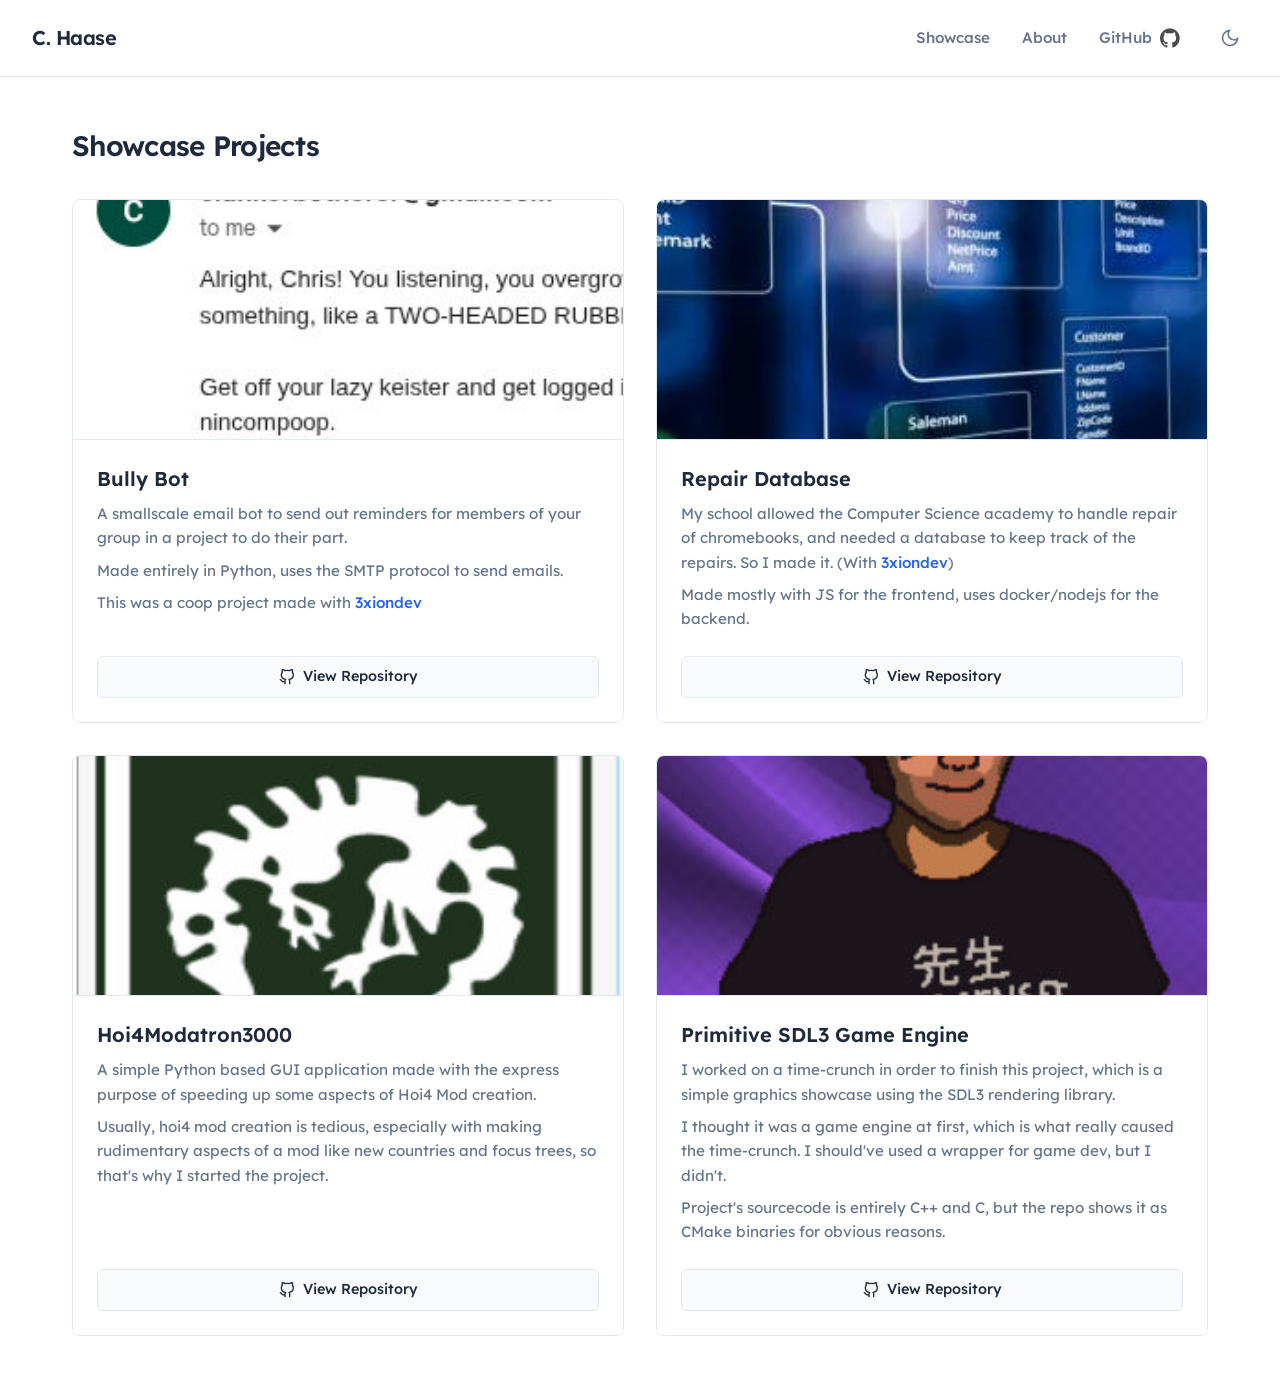
<file: index.html>
<!DOCTYPE html>
<html lang="en">
<head>
    <meta charset="UTF-8">
    <meta name="viewport" content="width=device-width, initial-scale=1.0">
    <title>chPortfolio</title>
    <link href="style.css" rel="stylesheet" type="text/css"/>
    <style>
        @import url('https://fonts.googleapis.com/css2?family=Lexend:wght@300;400;500;600;700&display=swap');
    </style>
    <script src="header.js" defer></script>
</head>
<body>
    <header class="navbar">
        <div class="brand">
            <h1>C. Haase</h1>
        </div>
        <nav class="nav-links">
            <span class="nav-item" id="home">Showcase</span>
            <span class="nav-item" id="about">About</span>
            <span class="nav-item" id="github">
                GitHub
                <img src="github-svgrepo-com.svg" alt="GitHub Logo" class="github-logo">
            </span>
            <button id="theme-toggle" class="theme-btn" aria-label="Toggle theme">
                <svg class="sun-icon" viewBox="0 0 24 24" fill="none" stroke="currentColor" stroke-width="2">
                    <circle cx="12" cy="12" r="5"></circle>
                    <line x1="12" y1="1" x2="12" y2="3"></line>
                    <line x1="12" y1="21" x2="12" y2="23"></line>
                    <line x1="4.22" y1="4.22" x2="5.64" y2="5.64"></line>
                    <line x1="18.36" y1="18.36" x2="19.78" y2="19.78"></line>
                    <line x1="1" y1="12" x2="3" y2="12"></line>
                    <line x1="21" y1="12" x2="23" y2="12"></line>
                    <line x1="4.22" y1="19.22" x2="5.64" y2="17.78"></line>
                    <line x1="18.36" y1="5.64" x2="19.78" y2="4.22"></line>
                </svg>
                <svg class="moon-icon" viewBox="0 0 24 24" fill="none" stroke="currentColor" stroke-width="2">
                    <path d="M21 12.79A9 9 0 1 1 11.21 3 7 7 0 0 0 21 12.79z"></path>
                </svg>
            </button>
        </nav>
    </header>

    <main class="portfolio-container">
        <h2 class="section-title">Showcase Projects</h2>
        
        <div class="project-grid">
            <div class="project-card">
                <div class="project-image-wrapper">
                    <img src="Bully-Bot.jpg" alt="Bully Bot Project Screenshot">
                </div>
                <div class="project-info">
                    <h2>Bully Bot</h2>
                    <h3>A smallscale email bot to send out reminders for members of your group in a project to do their part.</h3>
                    <h3>Made entirely in Python, uses the SMTP protocol to send emails.</h3>
                    <h3>This was a coop project made with <a class="project-link" href="https://github.com/3xionDev">3xiondev</a></h3>
                </div>
                <div class="project-actions">
                    <a href="https://github.com/3xiondev/bullybot" class="btn-github" target="_blank" rel="noopener noreferrer">
                        <svg class="btn-git-icon" viewBox="0 0 24 24" fill="none" stroke="currentColor" stroke-width="2" stroke-linecap="round" stroke-linejoin="round"><path d="M9 19c-5 1.5-5-2.5-7-3m14 6v-3.87a3.37 3.37 0 0 0-.94-2.61c3.14-.35 6.44-1.54 6.44-7A5.44 5.44 0 0 0 20 4.77 5.07 5.07 0 0 0 19.91 1S18.73.65 16 2.48a13.38 13.38 0 0 0-7 0C6.27.65 5.09 1 5.09 1A5.07 5.07 0 0 0 5 4.77a5.44 5.44 0 0 0-1.5 3.78c0 5.42 3.3 6.61 6.44 7A3.37 3.37 0 0 0 9 18.13V22"></path></svg>
                        View Repository
                    </a>
                </div>
            </div>

            <div class="project-card">
                <div class="project-image-wrapper">
                    <img src="database.jpg" alt="Repair Database Project Screenshot">
                </div>
                <div class="project-info">
                    <h2>Repair Database</h2>
                    <h3>My school allowed the Computer Science academy to handle repair of chromebooks, and needed a database to keep track of the repairs. So I made it. (With <a class="project-link" href="https://github.com/3xionDev">3xiondev</a>)</h3>
                    <h3>Made mostly with JS for the frontend, uses docker/nodejs for the backend.</h3>
                </div>
                <div class="project-actions">
                    <a href="https://github.com/ConfusedGMCST/MCSTRepairLogBook" class="btn-github" target="_blank" rel="noopener noreferrer">
                        <svg class="btn-git-icon" viewBox="0 0 24 24" fill="none" stroke="currentColor" stroke-width="2" stroke-linecap="round" stroke-linejoin="round"><path d="M9 19c-5 1.5-5-2.5-7-3m14 6v-3.87a3.37 3.37 0 0 0-.94-2.61c3.14-.35 6.44-1.54 6.44-7A5.44 5.44 0 0 0 20 4.77 5.07 5.07 0 0 0 19.91 1S18.73.65 16 2.48a13.38 13.38 0 0 0-7 0C6.27.65 5.09 1 5.09 1A5.07 5.07 0 0 0 5 4.77a5.44 5.44 0 0 0-1.5 3.78c0 5.42 3.3 6.61 6.44 7A3.37 3.37 0 0 0 9 18.13V22"></path></svg>
                        View Repository
                    </a>
                </div>
            </div>

            <div class="project-card">
                <div class="project-image-wrapper">
                    <img src="hoi4-modatron-300.jpg" alt="Hoi4Modatron3000 Project Screenshot">
                </div>
                <div class="project-info">
                    <h2>Hoi4Modatron3000</h2>
                    <h3>A simple Python based GUI application made with the express purpose of speeding up some aspects of Hoi4 Mod creation.</h3>
                    <h3>Usually, hoi4 mod creation is tedious, especially with making rudimentary aspects of a mod like new countries and focus trees, so that's why I started the project.</h3>
                </div>
                <div class="project-actions">
                    <a href="https://github.com/ConfusedGMCST/hoi4Modatron3000" class="btn-github" target="_blank" rel="noopener noreferrer">
                        <svg class="btn-git-icon" viewBox="0 0 24 24" fill="none" stroke="currentColor" stroke-width="2" stroke-linecap="round" stroke-linejoin="round"><path d="M9 19c-5 1.5-5-2.5-7-3m14 6v-3.87a3.37 3.37 0 0 0-.94-2.61c3.14-.35 6.44-1.54 6.44-7A5.44 5.44 0 0 0 20 4.77 5.07 5.07 0 0 0 19.91 1S18.73.65 16 2.48a13.38 13.38 0 0 0-7 0C6.27.65 5.09 1 5.09 1A5.07 5.07 0 0 0 5 4.77a5.44 5.44 0 0 0-1.5 3.78c0 5.42 3.3 6.61 6.44 7A3.37 3.37 0 0 0 9 18.13V22"></path></svg>
                        View Repository
                    </a>
                </div>
            </div>

            <div class="project-card">
                <div class="project-image-wrapper">
                    <img src="SDL3.jpg" alt="Primitive SDL3 Game Engine Screenshot">
                </div>
                <div class="project-info">
                    <h2>Primitive SDL3 Game Engine</h2>
                    <h3>I worked on a time-crunch in order to finish this project, which is a simple graphics showcase using the SDL3 rendering library.</h3>
                    <h3>I thought it was a game engine at first, which is what really caused the time-crunch. I should've used a wrapper for game dev, but I didn't.</h3>
                    <h3>Project's sourcecode is entirely C++ and C, but the repo shows it as CMake binaries for obvious reasons.</h3>
                </div>
                <div class="project-actions">
                    <a href="https://github.com/ConfusedGMCST/Longjohns" class="btn-github" target="_blank" rel="noopener noreferrer">
                        <svg class="btn-git-icon" viewBox="0 0 24 24" fill="none" stroke="currentColor" stroke-width="2" stroke-linecap="round" stroke-linejoin="round"><path d="M9 19c-5 1.5-5-2.5-7-3m14 6v-3.87a3.37 3.37 0 0 0-.94-2.61c3.14-.35 6.44-1.54 6.44-7A5.44 5.44 0 0 0 20 4.77 5.07 5.07 0 0 0 19.91 1S18.73.65 16 2.48a13.38 13.38 0 0 0-7 0C6.27.65 5.09 1 5.09 1A5.07 5.07 0 0 0 5 4.77a5.44 5.44 0 0 0-1.5 3.78c0 5.42 3.3 6.61 6.44 7A3.37 3.37 0 0 0 9 18.13V22"></path></svg>
                        View Repository
                    </a>
                </div>
            </div>
        </div>
    </main>

</body>
</html>
</file>
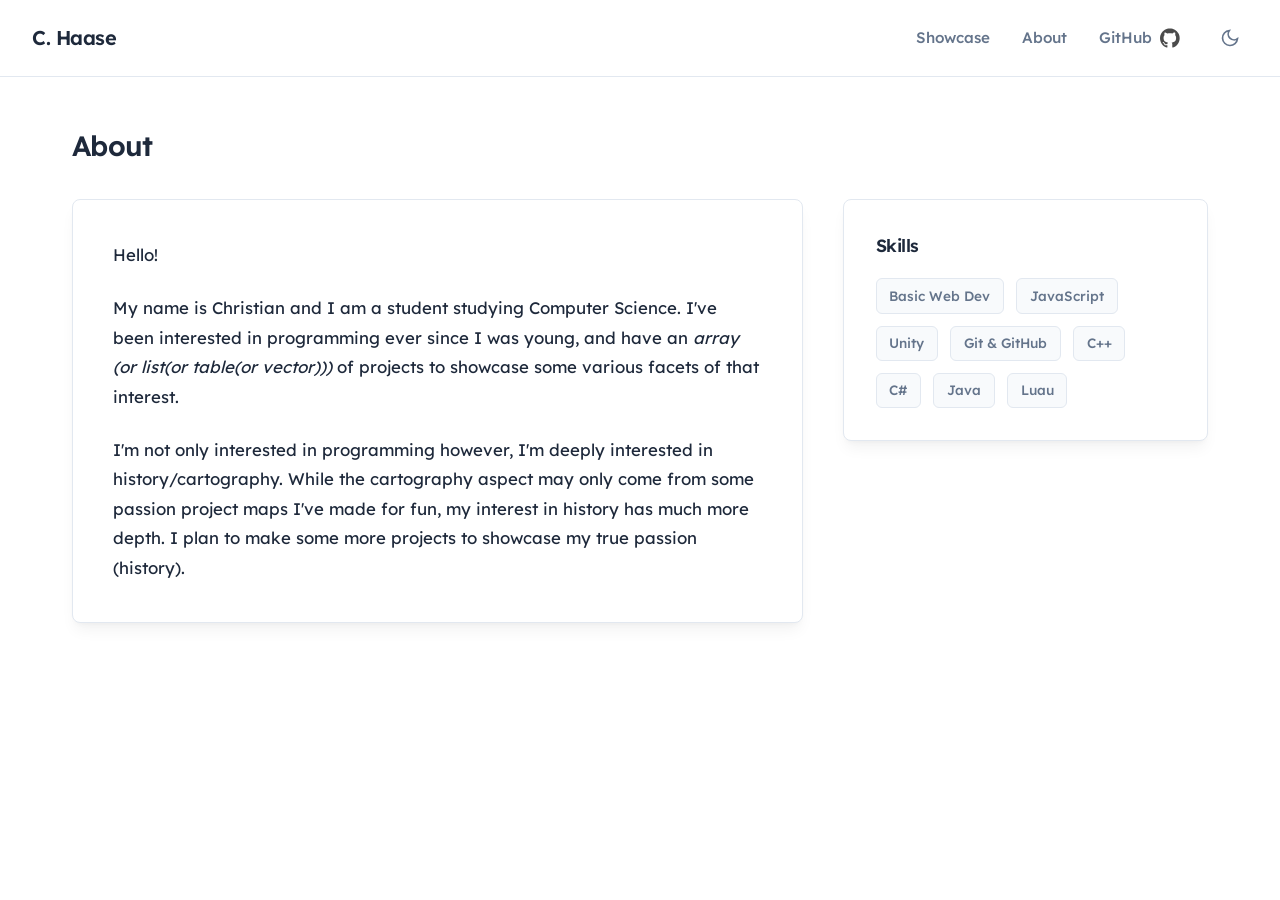
<file: about.html>
<!DOCTYPE html>
<html lang="en">
<head>
    <meta charset="UTF-8">
    <meta name="viewport" content="width=device-width, initial-scale=1.0">
    <title>chPortfolio - About</title>
    <link href="style.css" rel="stylesheet" type="text/css"/>
    <style>
        @import url('https://fonts.googleapis.com/css2?family=Lexend:wght@300;400;500;600;700&display=swap');
    </style>
    <script src="header.js" defer></script>
    <script src="about.js" defer></script>
</head>
<body>
    <header class="navbar">
        <div class="brand">
            <h1>C. Haase</h1>
        </div>
        <nav class="nav-links">
            <span class="nav-item" id="home">Showcase</span>
            <span class="nav-item" id="about">About</span>
            <span class="nav-item" id="github">
                GitHub
                <img src="github-svgrepo-com.svg" alt="GitHub Logo" class="github-logo">
            </span>
            <button id="theme-toggle" class="theme-btn" aria-label="Toggle theme">
                <svg class="sun-icon" viewBox="0 0 24 24" fill="none" stroke="currentColor" stroke-width="2">
                    <circle cx="12" cy="12" r="5"></circle>
                    <line x1="12" y1="1" x2="12" y2="3"></line>
                    <line x1="12" y1="21" x2="12" y2="23"></line>
                    <line x1="4.22" y1="4.22" x2="5.64" y2="5.64"></line>
                    <line x1="18.36" y1="18.36" x2="19.78" y2="19.78"></line>
                    <line x1="1" y1="12" x2="3" y2="12"></line>
                    <line x1="21" y1="12" x2="23" y2="12"></line>
                    <line x1="4.22" y1="19.22" x2="5.64" y2="17.78"></line>
                    <line x1="18.36" y1="5.64" x2="19.78" y2="4.22"></line>
                </svg>
                <svg class="moon-icon" viewBox="0 0 24 24" fill="none" stroke="currentColor" stroke-width="2">
                    <path d="M21 12.79A9 9 0 1 1 11.21 3 7 7 0 0 0 21 12.79z"></path>
                </svg>
            </button>
        </nav>
    </header>

    <main class="portfolio-container">
        <section class="about-section">
            <h2 class="section-title">About</h2>

            <div class="about-layout">
                <div class="about-text-card">
                    <p class="about-paragraph" id="greeting">
                        Hello!
                    </p>
                    <p class="about-paragraph">
                        My name is Christian and I am a student studying Computer Science. I've been interested in programming ever since I was young, and have an <i>array (or list(or table(or vector)))</i> of projects to showcase some various facets of that interest.
                    </p>
                    <p class="about-paragraph">
                        I'm not only interested in programming however, I'm deeply interested in history/cartography. While the cartography aspect may only come from some passion project maps I've made for fun, my interest in history has much more depth. I plan to make some more projects to showcase my true passion (history).
                    </p>
                </div>
                <div class="skills-sidebar">
                    <h3 class="skills-title">Skills</h3>
                    <div class="skills-grid">
                        <span class="skill-tag">Basic Web Dev</span>
                        <span class="skill-tag">JavaScript</span>
                        <span class="skill-tag">Unity</span>
                        <span class="skill-tag">Git & GitHub</span>
                        <span class="skill-tag">C++</span>
                        <span class="skill-tag">C#</span>
                        <span class="skill-tag">Java</span>
                        <span class="skill-tag">Luau</span>
                    </div>
                </div>
            </div>
        </section>
    </main>
</body>
</html>
</file>
<file: style.css>
* {
    margin: 0;
    padding: 0;
    box-sizing: border-box;
}

:root {
    --bg-main: #ffffff;
    --bg-card: #ffffff;
    --text-primary: #1e293b;
    --text-secondary: #64748b;
    --bg-light: #f8fafc;
    --border-color: #e2e8f0;
    --border-hover: #cbd5e1;
    --accent: #2563eb;
    --shadow: 0 10px 15px -3px rgba(0, 0, 0, 0.05), 0 4px 6px -4px rgba(0, 0, 0, 0.05);
}

body.dark-mode {
    --bg-main: #0f172a;
    --bg-card: #1e293b;
    --text-primary: #f8fafc;
    --text-secondary: #94a3b8;
    --bg-light: #1e293b;
    --border-color: #334155;
    --border-hover: #475569;
    --accent: #38bdf8;
    --shadow: 0 10px 15px -3px rgba(0, 0, 0, 0.3), 0 4px 6px -4px rgba(0, 0, 0, 0.3);
}

body {
    font-family: "Lexend", sans-serif;
    color: var(--text-primary);
    background-color: var(--bg-main);
    line-height: 1.5;
    transition: background-color 0.3s ease, color 0.3s ease;
}

.navbar {
    display: flex;
    justify-content: space-between;
    align-items: center;
    padding: 1.25rem 2rem;
    border-bottom: 1px solid var(--border-color);
    background-color: var(--bg-main);
    transition: background-color 0.3s ease, border-color 0.3s ease;
}

.brand h1 {
    font-size: 1.25rem;
    font-weight: 600;
    letter-spacing: -0.025em;
}

.nav-links {
    display: flex;
    align-items: center;
    gap: 2rem;
}

.nav-item {
    font-size: 0.95rem;
    font-weight: 500;
    color: var(--text-secondary);
    cursor: pointer;
    transition: color 0.2s ease;
    display: flex;
    align-items: center;
    gap: 0.5rem;
}

.nav-item:hover {
    color: var(--accent);
}

.github-logo {
    width: 20px;
    height: 20px;
    opacity: 0.7;
    transition: opacity 0.2s ease, filter 0.2s ease;
}

body.dark-mode .github-logo {
    filter: invert(1);
}

.nav-item:hover .github-logo {
    opacity: 1;
}

.theme-btn {
    background: none;
    border: none;
    cursor: pointer;
    color: var(--text-secondary);
    width: 36px;
    height: 36px;
    display: flex;
    align-items: center;
    justify-content: center;
    border-radius: 8px;
    transition: color 0.2s ease, background-color 0.2s ease;
}

.theme-btn:hover {
    color: var(--accent);
    background-color: var(--bg-light);
}

.theme-btn svg {
    width: 20px;
    height: 20px;
}

.moon-icon {
    display: block;
}

.sun-icon {
    display: none;
}

body.dark-mode .moon-icon {
    display: none;
}

body.dark-mode .sun-icon {
    display: block;
}

.portfolio-container {
    max-width: 1200px;
    margin: 0 auto;
    padding: 3rem 2rem;
}

.section-title {
    font-size: 1.75rem;
    font-weight: 600;
    margin-bottom: 2rem;
    letter-spacing: -0.025em;
}

.project-grid {
    display: grid;
    grid-template-columns: repeat(auto-fit, minmax(450px, 1fr));
    gap: 2rem;
}

@media (max-width: 600px) {
    .project-grid {
        grid-template-columns: 1fr;
    }
}

.project-card {
    background: var(--bg-card);
    border: 1px solid var(--border-color);
    border-radius: 8px;
    overflow: hidden;
    display: flex;
    flex-direction: column;
    transition: transform 0.2s ease, box-shadow 0.2s ease, background-color 0.3s ease, border-color 0.3s ease;
}

.project-card:hover {
    transform: translateY(-4px);
    box-shadow: var(--shadow);
    border-color: var(--border-hover);
}

.project-image-wrapper {
    width: 100%;
    height: 240px;
    background-color: var(--bg-light);
    overflow: hidden;
    border-bottom: 1px solid var(--border-color);
    transition: background-color 0.3s ease, border-color 0.3s ease;
}

.project-card img {
    width: 100%;
    height: 100%;
    object-fit: cover;
    transition: transform 0.3s ease;
}

.project-card:hover img {
    transform: scale(1.02);
}

.project-info {
    padding: 1.5rem;
    display: flex;
    flex-direction: column;
    gap: 0.5rem;
    flex-grow: 1;
}

.project-card h2 {
    font-size: 1.25rem;
    font-weight: 600;
}

.project-card h3 {
    font-size: 0.95rem;
    font-weight: 400;
    color: var(--text-secondary);
    line-height: 1.6;
    transition: color 0.3s ease;
}

.project-info {
    padding: 1.5rem;
    display: flex;
    flex-direction: column;
    gap: 0.5rem;
    flex-grow: 1;
}

.project-link {
    color: var(--accent);
    text-decoration: none;
    font-weight: 500;
    transition: opacity 0.2s ease;
}

.project-link:hover {
    text-decoration: underline;
    opacity: 0.85;
}

.project-actions {
    padding: 0 1.5rem 1.5rem 1.5rem;
    background-color: var(--bg-card);
    transition: background-color 0.3s ease;
}

.btn-github {
    display: inline-flex;
    align-items: center;
    justify-content: center;
    gap: 0.5rem;
    padding: 0.6rem 1rem;
    width: 100%;
    font-size: 0.9rem;
    font-weight: 500;
    text-decoration: none;
    border-radius: 6px;
    border: 1px solid var(--border-color);
    background-color: var(--bg-light);
    color: var(--text-primary);
    transition: background-color 0.2s ease, border-color 0.2s ease, color 0.2s ease;
}

.btn-github:hover {
    background-color: var(--text-primary);
    color: var(--bg-main);
    border-color: var(--text-primary);
}

.btn-git-icon {
    width: 16px;
    height: 16px;
}

.project-card h2 {
    font-size: 1.25rem;
    font-weight: 600;
}

.project-card h3 {
    font-size: 0.95rem;
    font-weight: 400;
    color: var(--text-secondary);
    line-height: 1.6;
    transition: color 0.3s ease;
}

/* about style section below */

#greeting {
    transition: opacity 0.3s ease;
}

.about-layout {
    display: grid;
    grid-template-columns: 2fr 1fr;
    gap: 2.5rem;
    align-items: start;
}

.about-text-card {
    background: var(--bg-card);
    border: 1px solid var(--border-color);
    border-radius: 8px;
    padding: 2.5rem;
    box-shadow: var(--shadow);
    transition: background-color 0.3s ease, border-color 0.3s ease, box-shadow 0.3s ease;
}

.about-paragraph {
    font-size: 1.05rem;
    line-height: 1.75;
    color: var(--text-primary);
    margin-bottom: 1.5rem;
}

.about-paragraph:last-child {
    margin-bottom: 0;
}

.skills-sidebar {
    background: var(--bg-card); 
    border: 1px solid var(--border-color);
    border-radius: 8px;
    padding: 2rem;
    box-shadow: var(--shadow);
    transition: background-color 0.3s ease, border-color 0.3s ease, box-shadow 0.3s ease;
}

.skills-title {
    font-size: 1.1rem;
    font-weight: 600;
    margin-bottom: 1.25rem;
    color: var(--text-primary);
    letter-spacing: -0.025em;
}

.skills-grid {
    display: flex;
    flex-wrap: wrap;
    gap: 0.75rem;
}

.skill-tag {
    font-size: 0.85rem;
    font-weight: 500;
    color: var(--text-secondary);
    background-color: var(--bg-light);
    border: 1px solid var(--border-color);
    padding: 0.4rem 0.8rem;
    border-radius: 6px;
    transition: border-color 0.2s ease, color 0.2s ease, background-color 0.2s ease;
}

.skill-tag:hover {
    border-color: var(--accent);
    color: var(--accent);
}

@media (max-width: 850px) {
    .about-layout {
        grid-template-columns: 1fr;
        gap: 2rem;
    }
}
</file>
